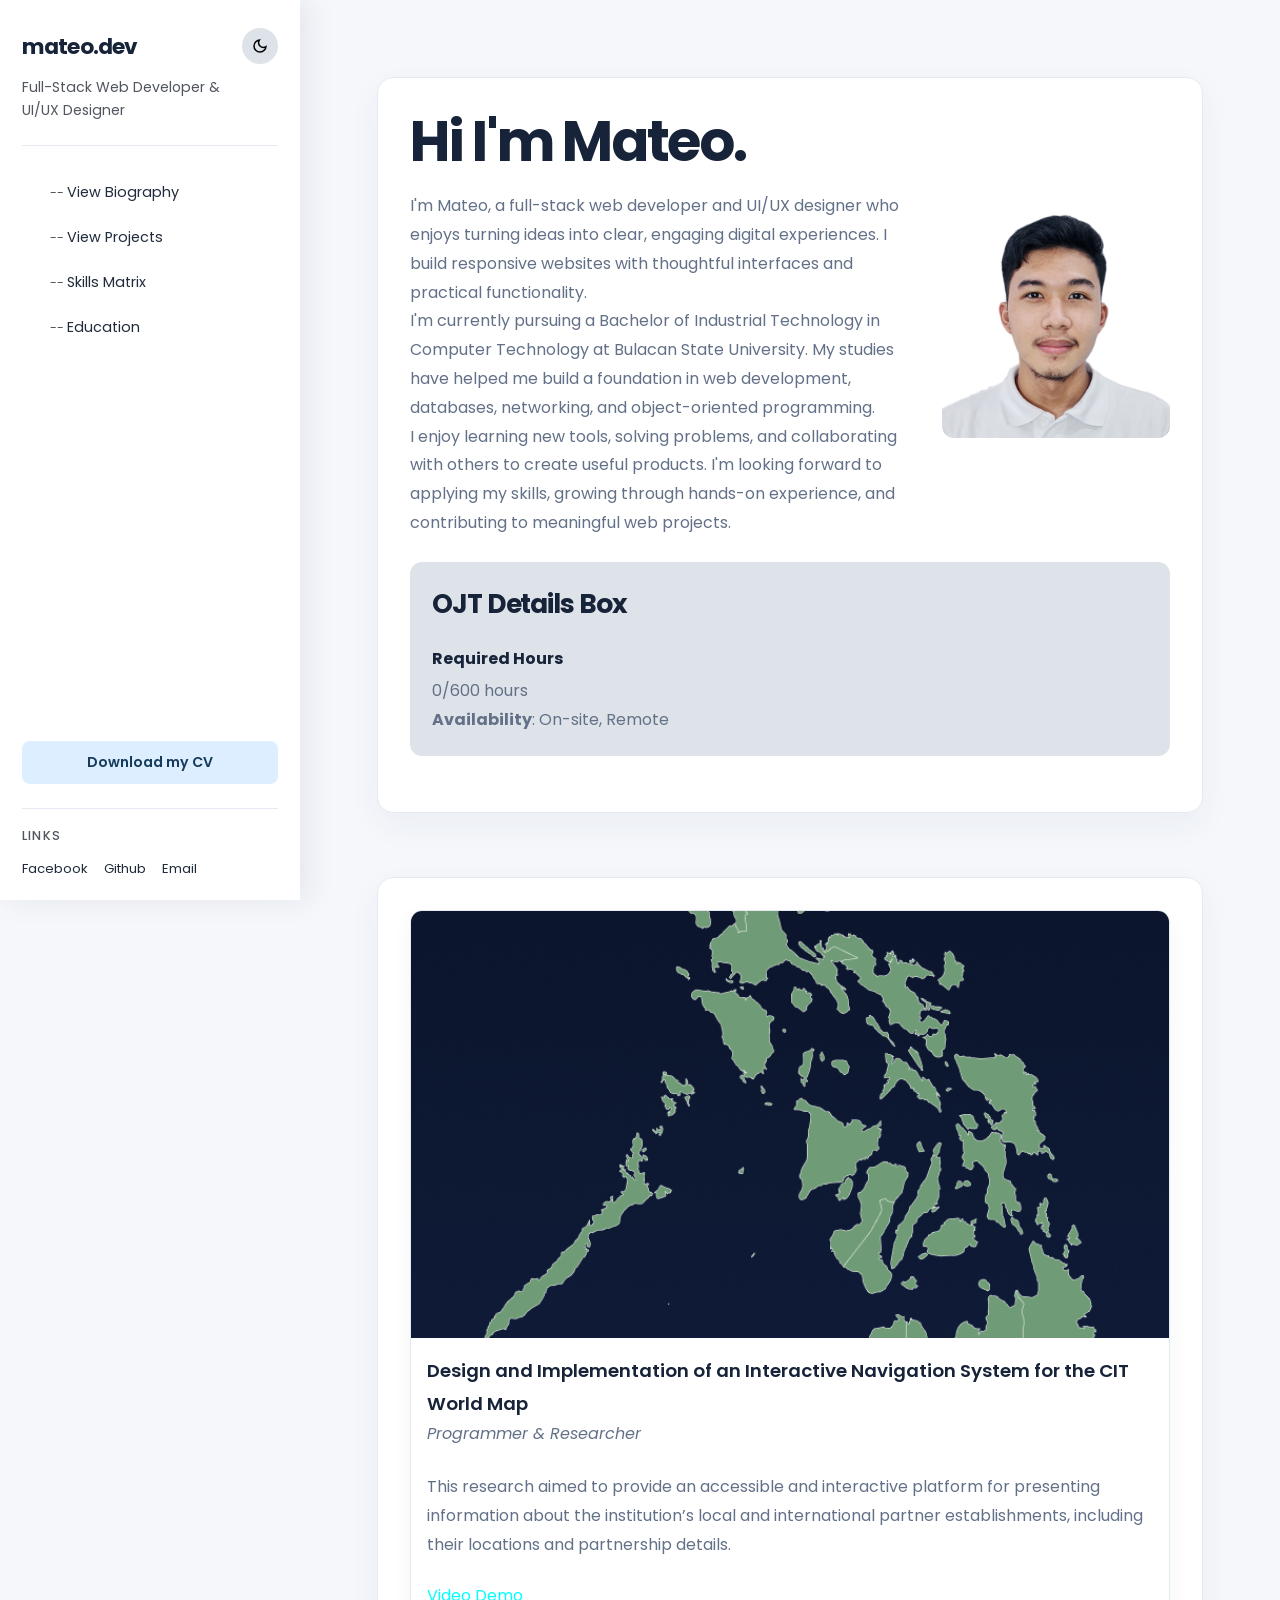
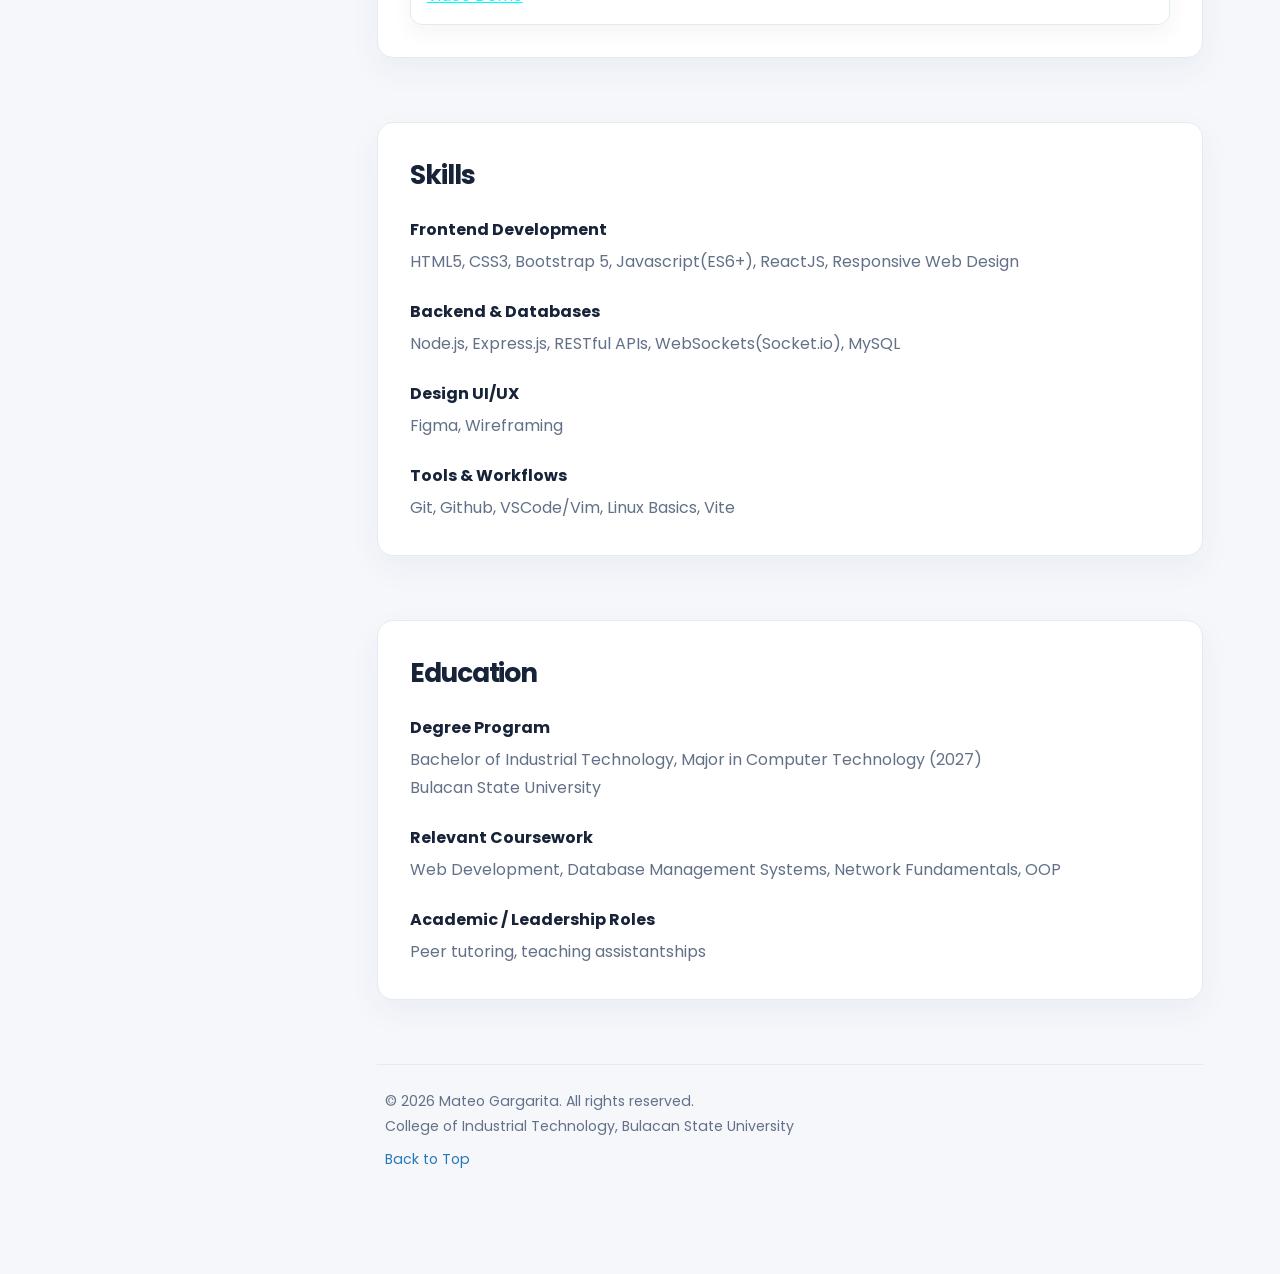
<file: index.html>
<!DOCTYPE html>
<html lang="en">
<head>
    <meta charset="UTF-8">
    <meta name="viewport" content="width=device-width, initial-scale=1.0">
    <title>Super Portfolio</title>
    <link rel="shortcut icon" href="media/portfolio.ico" type="image/x-icon">
    <link rel="stylesheet" href="css/styles.css">
    <link rel="preconnect" href="https://fonts.googleapis.com">
    <link rel="preconnect" href="https://fonts.gstatic.com" crossorigin>
    <link href="https://fonts.googleapis.com/css2?family=Poppins:ital,wght@0,100;0,200;0,300;0,400;0,500;0,600;0,700;0,800;0,900;1,100;1,200;1,300;1,400;1,500;1,600;1,700;1,800;1,900&display=swap" rel="stylesheet">

</head>
<body id="top">
    <div class="aside-wrapper">
        <div class="header">
            <div class="logo">
                <p class="name">mateo.dev</p>
                <button class="theme" type="button" aria-label="Switch to dark theme" aria-pressed="false">
                    <img src="media/dark.svg" alt="">
                </button>
            </div>
            
            <p class="role">Full-Stack Web Developer & UI/UX Designer</p>
        </div>
        
        <div class="scrollable">
            <ul>
                <li>--  <a href="#bio">View Biography</a></li>
                <li>-- <a href="#projects">View Projects</a></li>
                <li>-- <a href="#skills">Skills Matrix</a></li>
                <li>-- <a href="#education">Education</a></li>
                <!-- <li>-- <a href="#availability">Availability</a></li> -->
            </ul>
        </div>

        <div class="cv">
            <a class="cv-download" href="mateo-gargarita-cv.html" download="Mateo-Gargarita-CV.html">Download my CV</a>
        </div>

        <div class="links">
            <h4>Links</h4>
            <div>
                <a href="https://www.facebook.com/mateo.gargarita.1">Facebook</a>
                <a href="https://github.com/Gargarita20">Github</a>
                <a href="mateogargarita05@gmail.com">Email</a>
            </div>
        </div>
    </div>

    <div class="main">
        <section id="bio" class="bio">
            <div class="bio-wrapper">
                <div class="bio-content">
                <h1>Hi I'm Mateo.</h1>
                <p>I'm Mateo, a full-stack web developer and UI/UX designer who enjoys turning ideas into clear, engaging digital experiences. I build responsive websites with thoughtful interfaces and practical functionality.</p>
                <p>I'm currently pursuing a Bachelor of Industrial Technology in Computer Technology at Bulacan State University. My studies have helped me build a foundation in web development, databases, networking, and object-oriented programming.</p>
                <p>I enjoy learning new tools, solving problems, and collaborating with others to create useful products. I'm looking forward to applying my skills, growing through hands-on experience, and contributing to meaningful web projects.</p>
                </div>
                <img src="media/picture.jpg" alt="Picture of me">
            </div>
            <div id="availability" class="availability">
                <div class="ojt">
                    <h2>OJT Details Box</h2>
                    <h3>Required Hours</h3>
                    <p>0/600 hours</p>
                    <p><strong>Availability</strong>: On-site, Remote</p>
                </div>
            </div>
        </section>


        <section id="projects" class="projects">
            <div class="proj-container">
                <img src="media/proj1.png" alt="Project 1">
                <div class="proj-info">
                    <p class="proj-title">Design and Implementation of an Interactive Navigation System for the CIT World Map</p>
                    <p class="proj-role">Programmer & Researcher</p>
                    <p class="proj-intro"> This research aimed to provide an accessible and interactive platform for presenting information about the institution’s local and international partner establishments, including their locations and partnership details.</p>
                    <a class="proj-link" href="#">Video Demo</a>
                </div>
            </div>
        </section>

        <section id="skills" class="skills">
            <h2>Skills</h2>
            <h3>Frontend Development</h3>
            <p>HTML5, CSS3, Bootstrap 5, Javascript(ES6+), ReactJS, Responsive Web Design</p>

            <h3>Backend & Databases</h3>
            <p>Node.js, Express.js, RESTful APIs, WebSockets(Socket.io), MySQL </p>

            <h3>Design UI/UX</h3>
            <p>Figma, Wireframing</p>

            <h3>Tools & Workflows</h3>
            <p>Git, Github, VSCode/Vim, Linux Basics, Vite</p>
        </section>

        <section id="education" class="education">
            <h2>Education</h2>
            <h3>Degree Program</h3>
            <p>Bachelor of Industrial Technology, Major in Computer Technology (2027)</p>
            <p>Bulacan State University</p>
            <h3>Relevant Coursework</h3>
            <p>Web Development, Database Management Systems, Network Fundamentals, OOP</p>
            <h3>Academic / Leadership Roles</h3>
            <p>Peer tutoring, teaching assistantships</p>
        </section>

        <footer class="footer">
            <p>&copy; 2026 Mateo Gargarita. All rights reserved.</p>
            <p>College of Industrial Technology, Bulacan State University</p>
            <a href="#top">Back to Top</a>
        </footer>

    </div>
    <script src="script.js" defer></script>
</body>
</html>
</file>
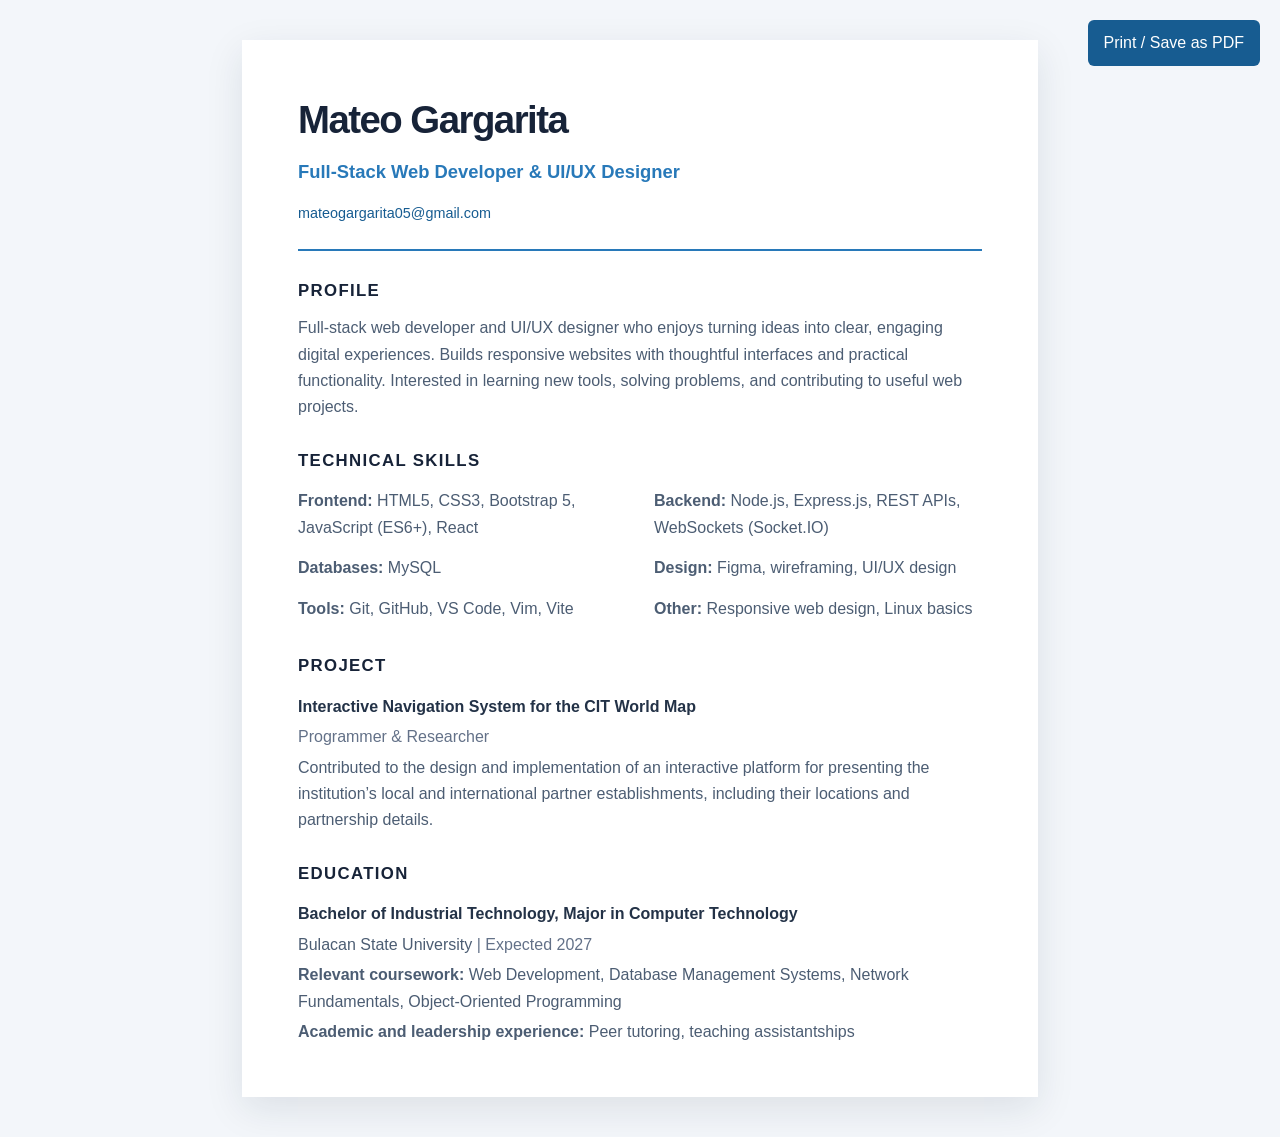
<file: mateo-gargarita-cv.html>
<!DOCTYPE html>
<html lang="en">
<head>
    <meta charset="UTF-8">
    <meta name="viewport" content="width=device-width, initial-scale=1.0">
    <meta name="description" content="CV of Mateo Gargarita, full-stack web developer and UI/UX designer.">
    <title>Mateo Gargarita | CV</title>
    <style>
        * {
            box-sizing: border-box;
        }

        body {
            max-width: 860px;
            margin: 40px auto;
            padding: 0 32px;
            color: #233247;
            background: #f3f6fa;
            font: 16px/1.65 Arial, sans-serif;
        }

        main {
            padding: 48px 56px;
            background: #fff;
            box-shadow: 0 12px 36px rgb(23 35 56 / 10%);
        }

        header {
            padding-bottom: 24px;
            border-bottom: 2px solid #2879b9;
        }

        h1 {
            margin: 0;
            color: #172338;
            font-size: 2.4rem;
            letter-spacing: -0.04em;
        }

        .role {
            margin: 6px 0 14px;
            color: #2879b9;
            font-size: 1.15rem;
            font-weight: 600;
        }

        .contact {
            display: flex;
            flex-wrap: wrap;
            gap: 4px 18px;
            color: #637188;
            font-size: 0.9rem;
        }

        a {
            color: #175c91;
            text-decoration: none;
        }

        section {
            margin-top: 26px;
        }

        h2 {
            margin: 0 0 10px;
            color: #172338;
            font-size: 1.05rem;
            letter-spacing: 0.08em;
            text-transform: uppercase;
        }

        h3 {
            margin: 14px 0 2px;
            color: #233247;
            font-size: 1rem;
        }

        p {
            margin: 4px 0;
            color: #4c5d73;
        }

        .muted {
            color: #637188;
        }

        ul {
            margin: 6px 0 0;
            padding-left: 20px;
            color: #4c5d73;
        }

        .skills-list {
            display: grid;
            grid-template-columns: 1fr 1fr;
            gap: 6px 28px;
        }

        .print-button {
            position: fixed;
            top: 20px;
            right: 20px;
            padding: 10px 16px;
            border: 0;
            border-radius: 6px;
            color: #fff;
            background: #175c91;
            font: inherit;
            cursor: pointer;
        }

        @media (max-width: 600px) {
            body {
                margin: 16px auto;
                padding: 0 12px;
            }

            main {
                padding: 30px 24px;
            }

            .skills-list {
                grid-template-columns: 1fr;
            }

            .print-button {
                position: static;
                margin-bottom: 12px;
            }
        }

        @media print {
            @page {
                margin: 16mm;
            }

            body {
                max-width: none;
                margin: 0;
                padding: 0;
                background: #fff;
                font-size: 10.5pt;
            }

            main {
                padding: 0;
                box-shadow: none;
            }

            .print-button {
                display: none;
            }

            section {
                break-inside: avoid;
            }

            a {
                color: inherit;
            }
        }
    </style>
</head>
<body>
    <button class="print-button" type="button" onclick="window.print()">Print / Save as PDF</button>
    <main>
        <header>
            <h1>Mateo Gargarita</h1>
            <p class="role">Full-Stack Web Developer &amp; UI/UX Designer</p>
            <div class="contact">
                <a href="mailto:mateogargarita05@gmail.com">mateogargarita05@gmail.com</a>
            </div>
        </header>

        <section>
            <h2>Profile</h2>
            <p>Full-stack web developer and UI/UX designer who enjoys turning ideas into clear, engaging digital experiences. Builds responsive websites with thoughtful interfaces and practical functionality. Interested in learning new tools, solving problems, and contributing to useful web projects.</p>
        </section>

        <section>
            <h2>Technical Skills</h2>
            <div class="skills-list">
                <p><strong>Frontend:</strong> HTML5, CSS3, Bootstrap 5, JavaScript (ES6+), React</p>
                <p><strong>Backend:</strong> Node.js, Express.js, REST APIs, WebSockets (Socket.IO)</p>
                <p><strong>Databases:</strong> MySQL</p>
                <p><strong>Design:</strong> Figma, wireframing, UI/UX design</p>
                <p><strong>Tools:</strong> Git, GitHub, VS Code, Vim, Vite</p>
                <p><strong>Other:</strong> Responsive web design, Linux basics</p>
            </div>
        </section>

        <section>
            <h2>Project</h2>
            <h3>Interactive Navigation System for the CIT World Map</h3>
            <p class="muted">Programmer &amp; Researcher</p>
            <p>Contributed to the design and implementation of an interactive platform for presenting the institution’s local and international partner establishments, including their locations and partnership details.</p>
        </section>

        <section>
            <h2>Education</h2>
            <h3>Bachelor of Industrial Technology, Major in Computer Technology</h3>
            <p>Bulacan State University <span class="muted">| Expected 2027</span></p>
            <p><strong>Relevant coursework:</strong> Web Development, Database Management Systems, Network Fundamentals, Object-Oriented Programming</p>
            <p><strong>Academic and leadership experience:</strong> Peer tutoring, teaching assistantships</p>
        </section>
    </main>
</body>
</html>
</file>
<file: css/styles.css>
* {
    box-sizing: border-box;
    margin: 0;
    padding: 0;
    font-family: "Poppins", sans-serif;
}

:root {
    color-scheme: light;
    --page-background: #f5f7fb;
    --surface: #fff;
    --surface-muted: #dee3e9;
    --sidebar-background: #fff;
    --sidebar-text: #202b3c;
    --sidebar-muted: #51565e;
    --sidebar-border: #e5eaf2;
    --heading: #172338;
    --body-text: #637188;
    --card-border: #e5eaf2;
    --card-shadow: rgb(34 53 79 / 5%);
    --accent: #2879b9;
    --accent-hover: #175c91;
    --button-background: #dceeff;
    --button-text: #173b5a;
    --theme-icon-filter: brightness(0) saturate(100%);
    color: var(--heading);
    background: var(--page-background);
    font-synthesis: none;
    text-rendering: optimizeLegibility;
}

:root[data-theme="dark"] {
    color-scheme: dark;
    --page-background: #111827;
    --surface: #1b2638;
    --surface-muted: #24354b;
    --sidebar-background: #0c1421;
    --sidebar-text: #e8edf5;
    --sidebar-muted: #767f8b;
    --sidebar-border: #2e3b4e;
    --heading: #f2f5fa;
    --body-text: #bac5d4;
    --card-border: #2e3b4e;
    --card-shadow: rgb(0 0 0 / 16%);
    --accent: #8bc5ff;
    --accent-hover: #b4dcff;
    --button-background: #315a7d;
    --button-text: #f2f7fc;
    --theme-icon-filter: brightness(0) invert(1);
}

html {
    scroll-behavior: smooth;
    scroll-padding-top: 24px;
}

body {
    min-height: 100vh;
    background: var(--page-background);
}

.aside-wrapper {
    position: fixed;
    inset: 0 auto 0 0;
    display: flex;
    flex-direction: column;
    width: 300px;
    padding: 28px 22px 20px;
    overflow-y: auto;
    background: var(--sidebar-background);
    color: var(--sidebar-text);
    box-shadow: 8px 0 28px rgb(23 35 56 / 8%);
    z-index: 10;
}

.header {
    padding-bottom: 24px;
    border-bottom: 1px solid var(--sidebar-border);
}

.logo {
    display: flex;
    align-items: center;
    justify-content: space-between;
    gap: 16px;
    margin-bottom: 12px;
}

.name {
    font-size: 1.35rem;
    font-weight: 700;
    letter-spacing: -0.04em;
    color: var(--heading);
}

.theme {
    display: grid;
    width: 36px;
    height: 36px;
    place-items: center;
    border: 0;
    border-radius: 50%;
    background-color: var(--surface-muted);
    cursor: pointer;
}

.theme img {
    width: 18px;
    height: 18px;
    filter: var(--theme-icon-filter);
}

.role {
    max-width: 220px;
    color: var(--sidebar-muted);
    font-size: 0.88rem;
    line-height: 1.6;
}

.scrollable {
    flex: 1;
    margin-top: 28px;
    margin-left: 28px;
}
.scrollable ul {
    display: grid;
    gap: 8px;
    list-style: none;
}

.scrollable li {
    color: var(--sidebar-muted);
    font-size: 0.78rem;
}

.scrollable a {
    display: inline-block;
    padding: 8px 0;
    color: var(--sidebar-text);
    font-size: 0.9rem;
    text-decoration: none;
    transition:  300ms ease;
}

.scrollable a:hover,
.scrollable a:focus-visible,
.scrollable a:active {
    color: var(--accent);
    transform: scale(1.2);
    transform: translateX(10px);
}

.cv {
    margin: 24px 0;
}

.cv-download {
    display: block;
    width: 100%;
    padding: 11px 14px;
    border: 0;
    border-radius: 8px;
    background: var(--button-background);
    color: var(--button-text);
    font-size: 0.88rem;
    font-weight: 600;
    text-align: center;
    text-decoration: none;
    transition: background 160ms ease, transform 160ms ease;
}

.cv-download:hover,
.cv-download:focus-visible {
    transform: translateY(-1px);
    background: var(--accent);
}

.links {
    padding-top: 18px;
    border-top: 1px solid var(--sidebar-border);
}

.links h4 {
    margin-bottom: 10px;
    color: var(--sidebar-muted);
    font-size: 0.78rem;
    font-weight: 500;
    text-transform: uppercase;
    letter-spacing: 0.1em;
}

.links a {
    margin-right: 12px;
    color: var(--sidebar-text);
    font-size: 0.82rem;
    text-decoration: none;
}

.links a:hover,
.links a:focus-visible {
    color: var(--accent);
}

.main {
    width: calc(100% - 300px);
    min-height: 100vh;
    margin-left: 300px;
    padding: clamp(32px, 6vw, 88px);
}

.main section {
    max-width: 900px;
    margin: 0 auto 64px;
    padding: 32px;
    border: 1px solid var(--card-border);
    border-radius: 16px;
    background: var(--surface);
    box-shadow: 0 12px 32px var(--card-shadow);
}

.main section:empty {
    display: none;
}

.footer {
    max-width: 900px;
    margin: 0 auto;
    padding: 24px 8px;
    border-top: 1px solid var(--card-border);
    color: var(--body-text);
    font-size: 0.88rem;
    line-height: 1.8;
}

.footer a {
    display: inline-block;
    margin-top: 8px;
    color: var(--accent);
    text-decoration: none;
}

.footer a:hover,
.footer a:focus-visible {
    color: var(--accent-hover);
    text-decoration: underline;
}

.bio {
    display: block;
}

.bio-wrapper {
    display: grid;
    grid-template-columns: minmax(0, 1fr) minmax(180px, 30%);
    align-items: center;
    gap: 28px;
    margin-bottom: 24px;
}

.main h1,
.main h2 {
    margin-bottom: 18px;
    color: var(--heading);
    letter-spacing: -0.04em;
}

.main h1 {
    font-size: clamp(2rem, 5vw, 3.5rem);
    line-height: 1.15;
}

.main h2 {
    font-size: 1.65rem;
}

.main h3 {
    margin: 22px 0 6px;
    color: var(--heading);
    font-size: 1rem;
}

.main p {
    color: var(--body-text);
    line-height: 1.8;
}

.bio img {
    display: block;
    width: 100%;
    height: auto;
    border-radius: 12px;
}

.availability .ojt {
    margin-bottom: 24px;
    padding: 22px;
    border-radius: 12px;
    background: var(--surface-muted);
}

@media (max-width: 760px) {
    .aside-wrapper {
        position: relative;
        width: 100%;
        min-height: auto;
        padding: 20px;
    }

    .scrollable {
        margin-top: 18px;
    }

    .scrollable ul {
        grid-template-columns: repeat(auto-fit, minmax(135px, 1fr));
        gap: 4px 12px;
    }

    .cv {
        margin: 18px 0;
    }

    .main {
        width: 100%;
        min-height: auto;
        margin-left: 0;
        padding: 24px 16px;
    }

    .main section {
        margin-bottom: 24px;
        padding: 24px 20px;
    }

    .bio-wrapper {
        grid-template-columns: 1fr;
        gap: 20px;
    }

    .bio img {
        max-width: 320px;
        justify-self: center;
    }
}

.projects {
    display: grid;
    grid-template-columns: repeat(auto-fit, minmax(min(100%, 240px), 1fr));
    gap: 20px;
}

.proj-container {
    width: 100%;
    overflow: hidden;
    border: 1px solid var(--card-border);
    border-radius: 12px;
    background: var(--surface);
    box-shadow: 0 8px 20px var(--card-shadow);
}

.proj-container img {
    display: block;
    width: 100%;
    aspect-ratio: 16 / 9;
    object-fit: cover;
}

.proj-info {
    padding: 16px;
}

.proj-info .proj-title {
    color: var(--heading);
    font-size: 1.15rem;
    font-weight: 600;
}

.proj-role{
    font-style: italic;
}

.proj-intro{
    margin: 24px 0;
}

.proj-link{
    color: aqua;
}
</file>
